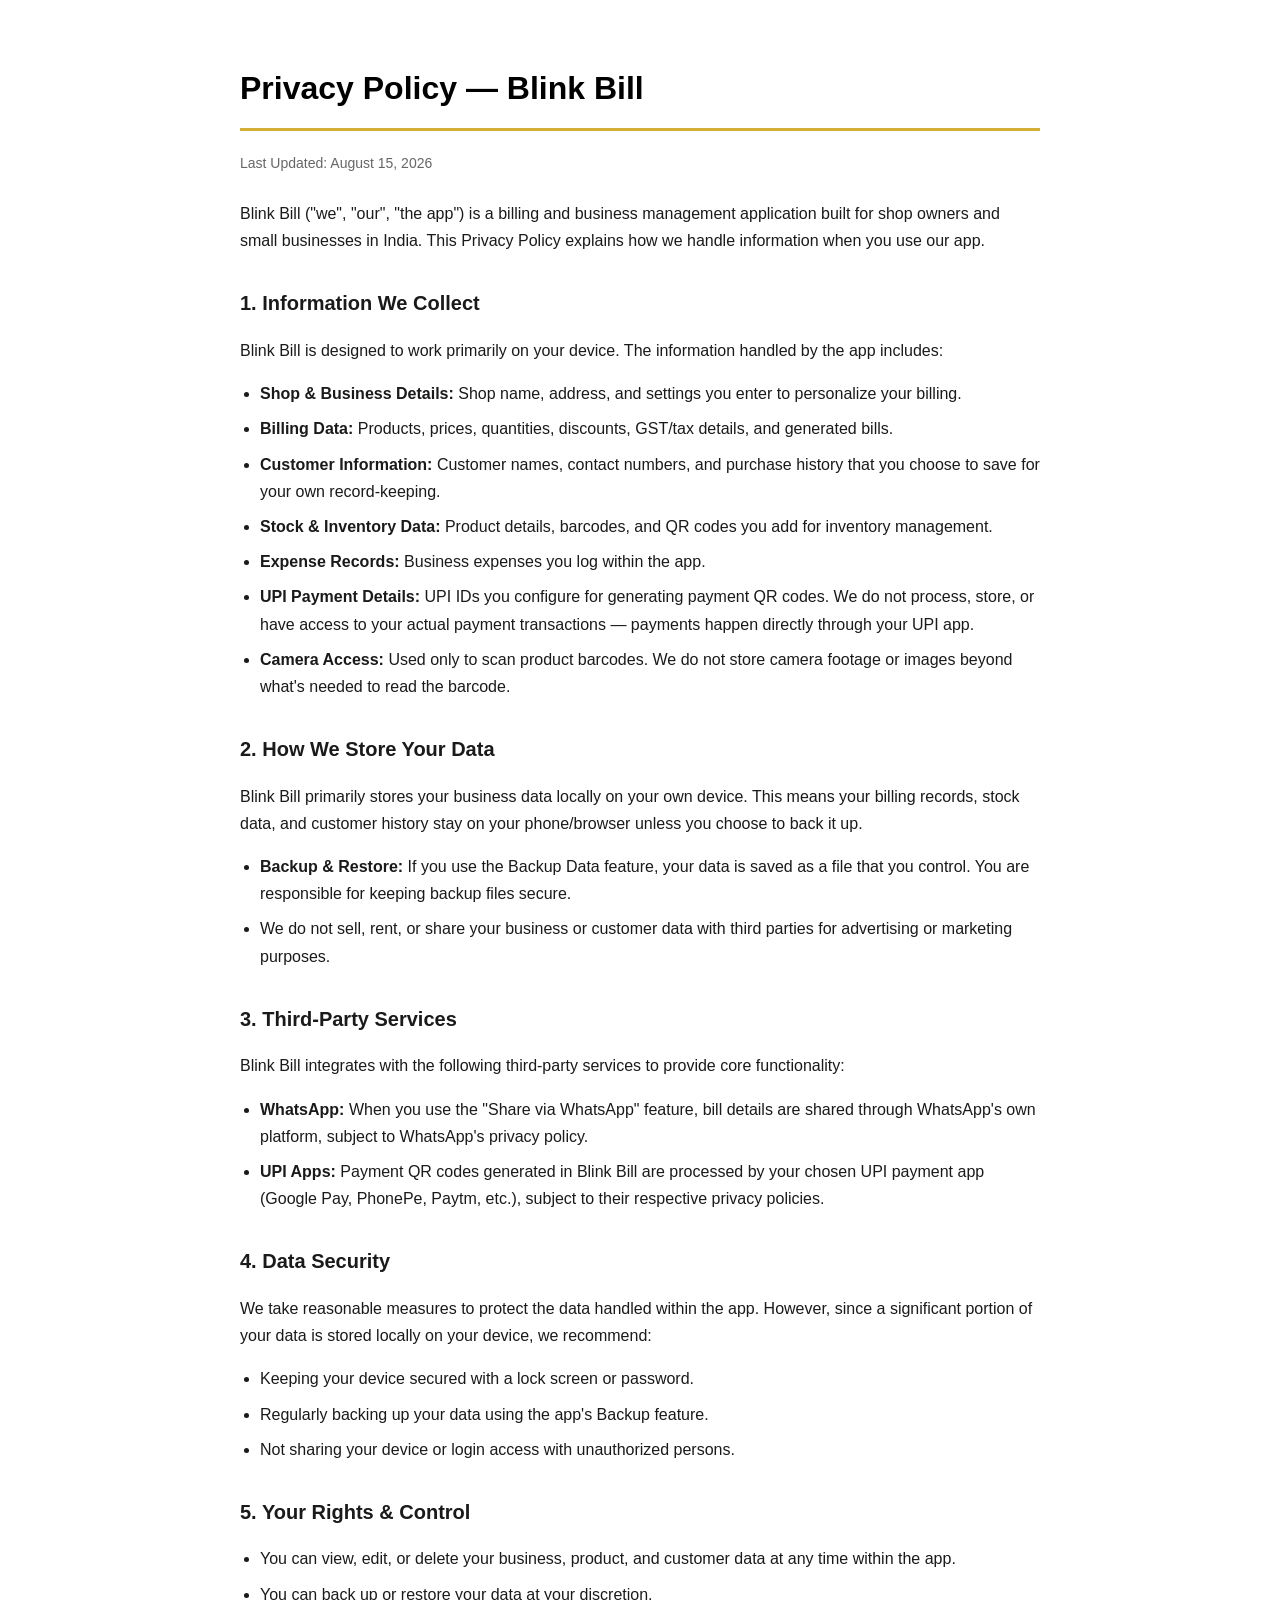
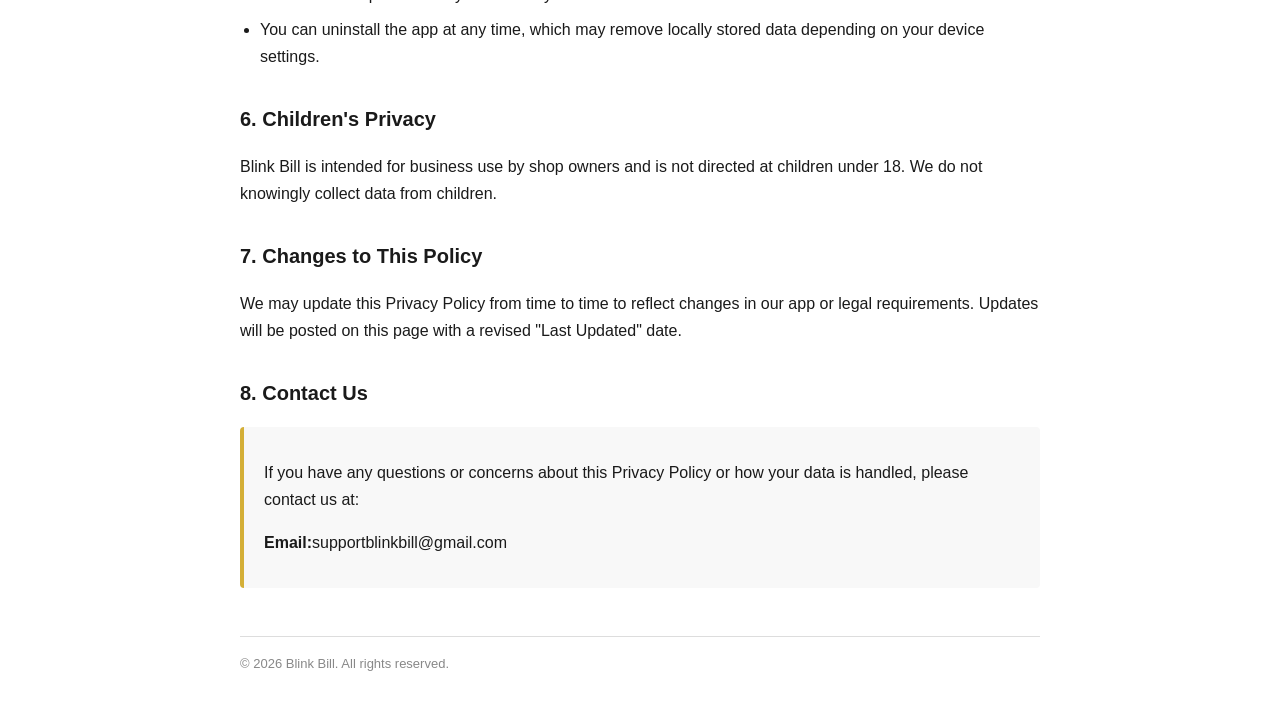
<file: privacy-policy.html>
<!DOCTYPE html>
<html lang="en">
<head>
<meta charset="UTF-8">
<meta name="viewport" content="width=device-width, initial-scale=1.0">
<title>Privacy Policy - Blink Bill</title>
<style>
  body {
    font-family: -apple-system, BlinkMacSystemFont, 'Segoe UI', Roboto, Arial, sans-serif;
    max-width: 800px;
    margin: 0 auto;
    padding: 40px 20px;
    line-height: 1.7;
    color: #1a1a1a;
    background: #ffffff;
  }
  h1 {
    color: #000;
    border-bottom: 3px solid #d4af37;
    padding-bottom: 12px;
  }
  h2 {
    color: #1a1a1a;
    margin-top: 32px;
    font-size: 20px;
  }
  .updated {
    color: #666;
    font-size: 14px;
    margin-bottom: 24px;
  }
  ul {
    padding-left: 20px;
  }
  li {
    margin-bottom: 8px;
  }
  .contact-box {
    background: #f8f8f8;
    border-left: 4px solid #d4af37;
    padding: 16px 20px;
    margin-top: 16px;
    border-radius: 4px;
  }
  footer {
    margin-top: 48px;
    padding-top: 16px;
    border-top: 1px solid #ddd;
    font-size: 13px;
    color: #888;
  }
</style>
</head>
<body>

<h1>Privacy Policy — Blink Bill</h1>
<p class="updated">Last Updated: August 15, 2026</p>

<p>Blink Bill ("we", "our", "the app") is a billing and business management application built for shop owners and small businesses in India. This Privacy Policy explains how we handle information when you use our app.</p>

<h2>1. Information We Collect</h2>
<p>Blink Bill is designed to work primarily on your device. The information handled by the app includes:</p>
<ul>
  <li><strong>Shop & Business Details:</strong> Shop name, address, and settings you enter to personalize your billing.</li>
  <li><strong>Billing Data:</strong> Products, prices, quantities, discounts, GST/tax details, and generated bills.</li>
  <li><strong>Customer Information:</strong> Customer names, contact numbers, and purchase history that you choose to save for your own record-keeping.</li>
  <li><strong>Stock & Inventory Data:</strong> Product details, barcodes, and QR codes you add for inventory management.</li>
  <li><strong>Expense Records:</strong> Business expenses you log within the app.</li>
  <li><strong>UPI Payment Details:</strong> UPI IDs you configure for generating payment QR codes. We do not process, store, or have access to your actual payment transactions — payments happen directly through your UPI app.</li>
  <li><strong>Camera Access:</strong> Used only to scan product barcodes. We do not store camera footage or images beyond what's needed to read the barcode.</li>
</ul>

<h2>2. How We Store Your Data</h2>
<p>Blink Bill primarily stores your business data locally on your own device. This means your billing records, stock data, and customer history stay on your phone/browser unless you choose to back it up.</p>
<ul>
  <li><strong>Backup & Restore:</strong> If you use the Backup Data feature, your data is saved as a file that you control. You are responsible for keeping backup files secure.</li>
  <li>We do not sell, rent, or share your business or customer data with third parties for advertising or marketing purposes.</li>
</ul>

<h2>3. Third-Party Services</h2>
<p>Blink Bill integrates with the following third-party services to provide core functionality:</p>
<ul>
  <li><strong>WhatsApp:</strong> When you use the "Share via WhatsApp" feature, bill details are shared through WhatsApp's own platform, subject to WhatsApp's privacy policy.</li>
  <li><strong>UPI Apps:</strong> Payment QR codes generated in Blink Bill are processed by your chosen UPI payment app (Google Pay, PhonePe, Paytm, etc.), subject to their respective privacy policies.</li>
</ul>

<h2>4. Data Security</h2>
<p>We take reasonable measures to protect the data handled within the app. However, since a significant portion of your data is stored locally on your device, we recommend:</p>
<ul>
  <li>Keeping your device secured with a lock screen or password.</li>
  <li>Regularly backing up your data using the app's Backup feature.</li>
  <li>Not sharing your device or login access with unauthorized persons.</li>
</ul>

<h2>5. Your Rights & Control</h2>
<ul>
  <li>You can view, edit, or delete your business, product, and customer data at any time within the app.</li>
  <li>You can back up or restore your data at your discretion.</li>
  <li>You can uninstall the app at any time, which may remove locally stored data depending on your device settings.</li>
</ul>

<h2>6. Children's Privacy</h2>
<p>Blink Bill is intended for business use by shop owners and is not directed at children under 18. We do not knowingly collect data from children.</p>

<h2>7. Changes to This Policy</h2>
<p>We may update this Privacy Policy from time to time to reflect changes in our app or legal requirements. Updates will be posted on this page with a revised "Last Updated" date.</p>

<h2>8. Contact Us</h2>
<div class="contact-box">
  <p>If you have any questions or concerns about this Privacy Policy or how your data is handled, please contact us at:</p>
  <p><strong>Email:</strong>supportblinkbill@gmail.com</p>
</div>

<footer>
  &copy; 2026 Blink Bill. All rights reserved.
</footer>

</body>
</html>
</file>
